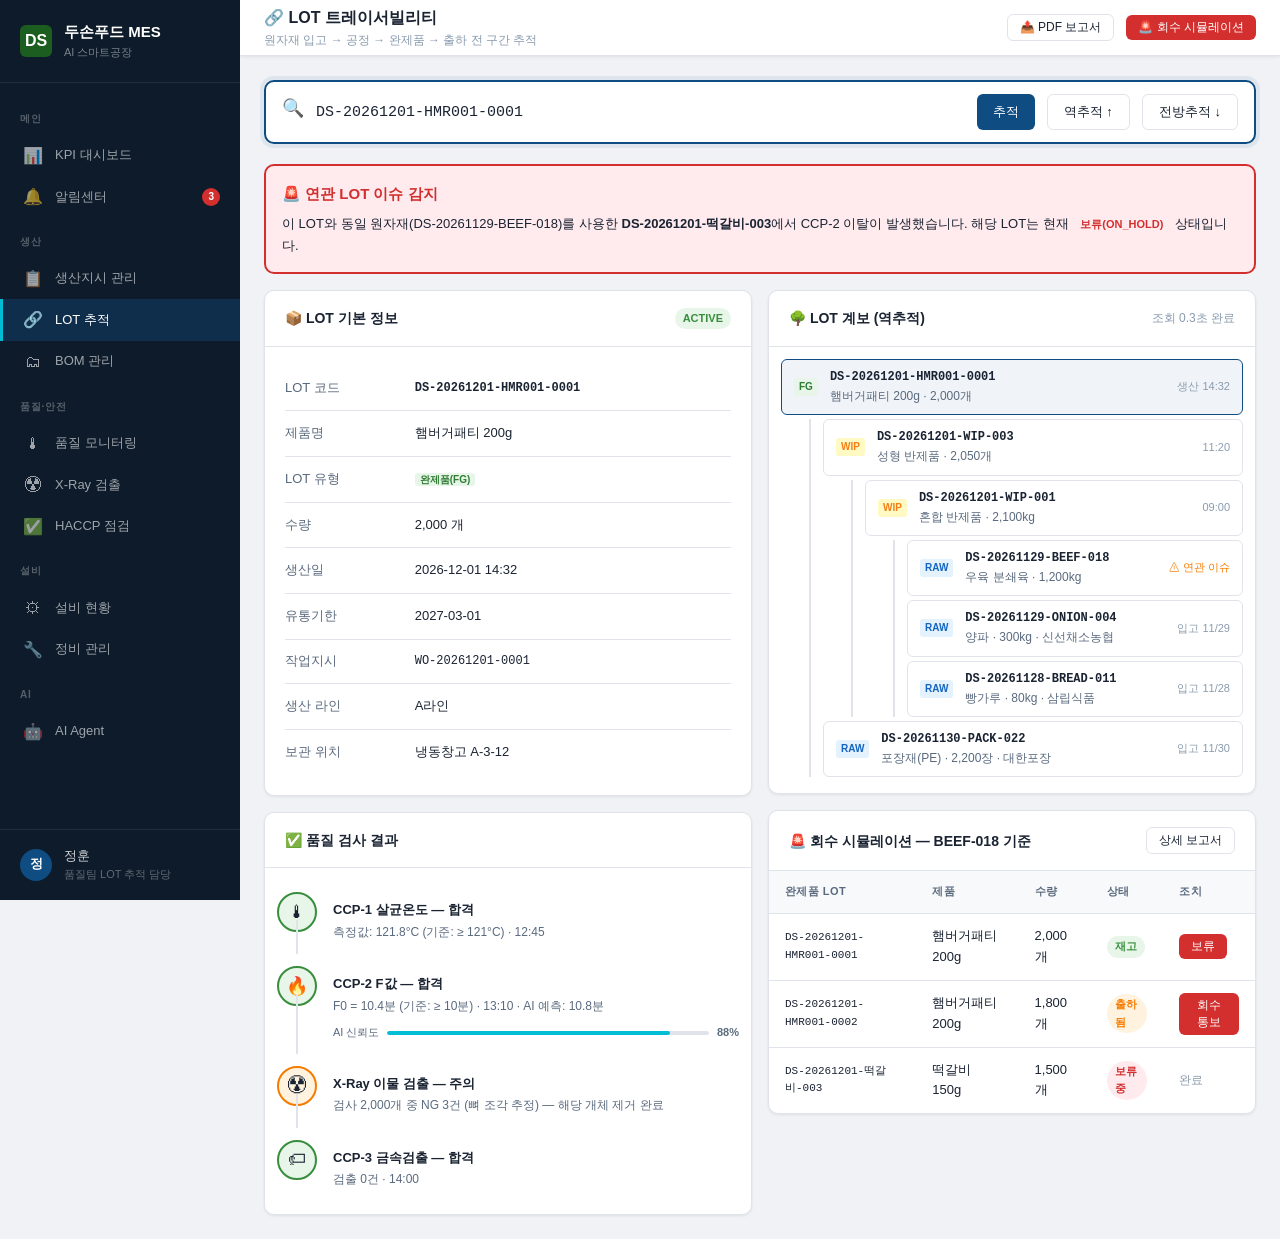
<file: mockup/pages/lot-trace.html>
<!DOCTYPE html>
<html lang="ko">
<head>
  <meta charset="UTF-8" />
  <meta name="viewport" content="width=device-width, initial-scale=1.0" />
  <title>두손푸드 AI-MES — LOT 추적</title>
  <link rel="stylesheet" href="../styles/main.css" />
  <style>
    .search-bar {
      display: flex; gap: var(--space-3);
      background: var(--color-surface);
      border: 2px solid var(--color-primary);
      border-radius: var(--radius-md);
      padding: var(--space-3) var(--space-4);
      margin-bottom: var(--space-5);
      box-shadow: 0 0 0 4px rgba(15,76,129,0.08);
    }
    .search-bar input {
      flex: 1; border: none; outline: none;
      font-size: 15px; font-family: var(--font-mono);
      color: var(--color-text);
    }
    .timeline-item {
      display: flex; gap: var(--space-4);
      padding: var(--space-3) 0;
      position: relative;
    }
    .timeline-item::before {
      content: ''; position: absolute;
      left: 19px; top: 40px; bottom: 0;
      width: 2px; background: var(--color-border);
    }
    .timeline-item:last-child::before { display: none; }
    .timeline-dot {
      width: 40px; height: 40px; border-radius: 50%;
      display: flex; align-items: center; justify-content: center;
      font-size: 18px; flex-shrink: 0;
      border: 2px solid;
    }
    .timeline-dot.pass { background: var(--color-success-bg); border-color: var(--color-success); }
    .timeline-dot.fail { background: var(--color-critical-bg); border-color: var(--color-critical); }
    .timeline-dot.warn { background: var(--color-warning-bg); border-color: var(--color-warning); }
    .timeline-content { flex: 1; padding-top: var(--space-2); }
    .timeline-label { font-weight: 600; font-size: 13px; }
    .timeline-meta { font-size: 12px; color: var(--color-text-secondary); margin-top: 2px; }

    .recall-alert {
      background: var(--color-critical-bg);
      border: 2px solid var(--color-critical);
      border-radius: var(--radius-md);
      padding: var(--space-4);
      margin-bottom: var(--space-4);
    }
    .recall-alert h3 { color: var(--color-critical); font-size: 15px; margin-bottom: var(--space-2); }

    /* LOT Tree */
    .tree-node {
      border: 1px solid var(--color-border);
      border-radius: var(--radius-sm);
      background: var(--color-surface);
      padding: var(--space-2) var(--space-3);
      margin-bottom: 4px;
      cursor: pointer;
      transition: all 0.15s;
      display: flex; align-items: center; gap: var(--space-3);
    }
    .tree-node:hover { border-color: var(--color-primary); background: rgba(15,76,129,0.03); }
    .tree-node.selected { border-color: var(--color-primary); background: rgba(15,76,129,0.06); }
    .tree-children { margin-left: 28px; border-left: 2px solid var(--color-border); padding-left: 12px; margin-top: 4px; }
    .tree-node-code { font-family: var(--font-mono); font-size: 12px; font-weight: 600; }
    .tree-node-name { font-size: 12px; color: var(--color-text-secondary); }
    .tree-node-meta { font-size: 11px; color: var(--color-text-muted); margin-left: auto; }
  </style>
</head>
<body>
<div class="app-layout">

  <!-- Sidebar -->
  <aside class="sidebar">
    <div class="sidebar-logo">
      <div class="sidebar-logo-icon">DS</div>
      <div>
        <div class="sidebar-logo-text">두손푸드 MES</div>
        <div class="sidebar-logo-sub">AI 스마트공장</div>
      </div>
    </div>
    <nav class="sidebar-nav">
      <div class="nav-section-label">메인</div>
      <a class="nav-item" href="index.html"><span class="icon">📊</span> KPI 대시보드</a>
      <a class="nav-item" href="#"><span class="icon">🔔</span> 알림센터 <span class="nav-badge">3</span></a>
      <div class="nav-section-label">생산</div>
      <a class="nav-item" href="#"><span class="icon">📋</span> 생산지시 관리</a>
      <a class="nav-item active" href="lot-trace.html"><span class="icon">🔗</span> LOT 추적</a>
      <a class="nav-item" href="#"><span class="icon">🗂</span> BOM 관리</a>
      <div class="nav-section-label">품질·안전</div>
      <a class="nav-item" href="quality.html"><span class="icon">🌡</span> 품질 모니터링</a>
      <a class="nav-item" href="#"><span class="icon">☢</span> X-Ray 검출</a>
      <a class="nav-item" href="#"><span class="icon">✅</span> HACCP 점검</a>
      <div class="nav-section-label">설비</div>
      <a class="nav-item" href="#"><span class="icon">⚙</span> 설비 현황</a>
      <a class="nav-item" href="#"><span class="icon">🔧</span> 정비 관리</a>
      <div class="nav-section-label">AI</div>
      <a class="nav-item" href="#"><span class="icon">🤖</span> AI Agent</a>
    </nav>
    <div class="sidebar-footer">
      <div class="user-info">
        <div class="user-avatar">정</div>
        <div>
          <div class="user-name">정훈</div>
          <div class="user-role">품질팀 LOT 추적 담당</div>
        </div>
      </div>
    </div>
  </aside>

  <!-- Main -->
  <div class="main-content">
    <header class="topbar">
      <div>
        <div class="topbar-title">🔗 LOT 트레이서빌리티</div>
        <div class="topbar-meta">원자재 입고 → 공정 → 완제품 → 출하 전 구간 추적</div>
      </div>
      <div class="topbar-actions">
        <button class="btn btn-outline btn-sm">📤 PDF 보고서</button>
        <button class="btn btn-danger btn-sm">🚨 회수 시뮬레이션</button>
      </div>
    </header>

    <div class="page-content">

      <!-- 검색 -->
      <div class="search-bar">
        <span style="font-size:18px;">🔍</span>
        <input type="text" value="DS-20261201-HMR001-0001" placeholder="LOT 코드, 바코드, 제품명 검색..." />
        <button class="btn btn-primary">추적</button>
        <button class="btn btn-outline">역추적 ↑</button>
        <button class="btn btn-outline">전방추적 ↓</button>
      </div>

      <!-- 회수 경보 (CCP 이탈 관련) -->
      <div class="recall-alert">
        <h3>🚨 연관 LOT 이슈 감지</h3>
        <p style="font-size:13px;">이 LOT와 동일 원자재(DS-20261129-BEEF-018)를 사용한 <strong>DS-20261201-떡갈비-003</strong>에서 CCP-2 이탈이 발생했습니다. 해당 LOT는 현재 <span class="badge critical">보류(ON_HOLD)</span> 상태입니다.</p>
      </div>

      <div class="grid" style="grid-template-columns: 1fr 1fr; gap:var(--space-4);">

        <!-- LOT 기본정보 -->
        <div style="display:flex; flex-direction:column; gap:var(--space-4);">
          <div class="card">
            <div class="card-header">
              <div class="card-title">📦 LOT 기본 정보</div>
              <span class="badge success">ACTIVE</span>
            </div>
            <div class="card-body">
              <table style="font-size:13px;">
                <tbody>
                  <tr><td style="color:var(--color-text-secondary); padding:4px 12px 4px 0; white-space:nowrap;">LOT 코드</td><td class="font-mono"><strong>DS-20261201-HMR001-0001</strong></td></tr>
                  <tr><td style="color:var(--color-text-secondary); padding:4px 12px 4px 0;">제품명</td><td>햄버거패티 200g</td></tr>
                  <tr><td style="color:var(--color-text-secondary); padding:4px 12px 4px 0;">LOT 유형</td><td><span class="lot-type-badge lot-type-fg">완제품(FG)</span></td></tr>
                  <tr><td style="color:var(--color-text-secondary); padding:4px 12px 4px 0;">수량</td><td>2,000 개</td></tr>
                  <tr><td style="color:var(--color-text-secondary); padding:4px 12px 4px 0;">생산일</td><td>2026-12-01 14:32</td></tr>
                  <tr><td style="color:var(--color-text-secondary); padding:4px 12px 4px 0;">유통기한</td><td>2027-03-01</td></tr>
                  <tr><td style="color:var(--color-text-secondary); padding:4px 12px 4px 0;">작업지시</td><td class="font-mono">WO-20261201-0001</td></tr>
                  <tr><td style="color:var(--color-text-secondary); padding:4px 12px 4px 0;">생산 라인</td><td>A라인</td></tr>
                  <tr><td style="color:var(--color-text-secondary); padding:4px 12px 4px 0;">보관 위치</td><td>냉동창고 A-3-12</td></tr>
                </tbody>
              </table>
            </div>
          </div>

          <!-- 품질 요약 -->
          <div class="card">
            <div class="card-header">
              <div class="card-title">✅ 품질 검사 결과</div>
            </div>
            <div class="card-body" style="padding: var(--space-3);">
              <div class="timeline-item">
                <div class="timeline-dot pass">🌡</div>
                <div class="timeline-content">
                  <div class="timeline-label">CCP-1 살균온도 — 합격</div>
                  <div class="timeline-meta">측정값: 121.8°C (기준: ≥ 121°C) · 12:45</div>
                </div>
              </div>
              <div class="timeline-item">
                <div class="timeline-dot pass">🔥</div>
                <div class="timeline-content">
                  <div class="timeline-label">CCP-2 F값 — 합격</div>
                  <div class="timeline-meta">F0 = 10.4분 (기준: ≥ 10분) · 13:10 · AI 예측: 10.8분</div>
                  <div class="ai-confidence mt-2">
                    <span>AI 신뢰도</span>
                    <div class="confidence-bar"><div class="confidence-fill" style="width:88%"></div></div>
                    <strong>88%</strong>
                  </div>
                </div>
              </div>
              <div class="timeline-item">
                <div class="timeline-dot warn">☢</div>
                <div class="timeline-content">
                  <div class="timeline-label">X-Ray 이물 검출 — 주의</div>
                  <div class="timeline-meta">검사 2,000개 중 NG 3건 (뼈 조각 추정) — 해당 개체 제거 완료</div>
                </div>
              </div>
              <div class="timeline-item">
                <div class="timeline-dot pass">🏷</div>
                <div class="timeline-content">
                  <div class="timeline-label">CCP-3 금속검출 — 합격</div>
                  <div class="timeline-meta">검출 0건 · 14:00</div>
                </div>
              </div>
            </div>
          </div>
        </div>

        <!-- LOT 계보 트리 -->
        <div style="display:flex; flex-direction:column; gap:var(--space-4);">
          <div class="card">
            <div class="card-header">
              <div class="card-title">🌳 LOT 계보 (역추적)</div>
              <span class="text-muted">조회 0.3초 완료</span>
            </div>
            <div class="card-body" style="padding: var(--space-3);">

              <!-- FG -->
              <div class="tree-node selected">
                <span class="lot-type-badge lot-type-fg">FG</span>
                <div>
                  <div class="tree-node-code">DS-20261201-HMR001-0001</div>
                  <div class="tree-node-name">햄버거패티 200g · 2,000개</div>
                </div>
                <div class="tree-node-meta">생산 14:32</div>
              </div>

              <div class="tree-children">
                <!-- WIP -->
                <div class="tree-node">
                  <span class="lot-type-badge lot-type-wip">WIP</span>
                  <div>
                    <div class="tree-node-code">DS-20261201-WIP-003</div>
                    <div class="tree-node-name">성형 반제품 · 2,050개</div>
                  </div>
                  <div class="tree-node-meta">11:20</div>
                </div>

                <div class="tree-children">
                  <div class="tree-node">
                    <span class="lot-type-badge lot-type-wip">WIP</span>
                    <div>
                      <div class="tree-node-code">DS-20261201-WIP-001</div>
                      <div class="tree-node-name">혼합 반제품 · 2,100kg</div>
                    </div>
                    <div class="tree-node-meta">09:00</div>
                  </div>

                  <div class="tree-children">
                    <div class="tree-node">
                      <span class="lot-type-badge lot-type-raw">RAW</span>
                      <div>
                        <div class="tree-node-code">DS-20261129-BEEF-018</div>
                        <div class="tree-node-name">우육 분쇄육 · 1,200kg</div>
                      </div>
                      <div class="tree-node-meta" style="color:var(--color-warning);">⚠ 연관 이슈</div>
                    </div>
                    <div class="tree-node">
                      <span class="lot-type-badge lot-type-raw">RAW</span>
                      <div>
                        <div class="tree-node-code">DS-20261129-ONION-004</div>
                        <div class="tree-node-name">양파 · 300kg · 신선채소농협</div>
                      </div>
                      <div class="tree-node-meta">입고 11/29</div>
                    </div>
                    <div class="tree-node">
                      <span class="lot-type-badge lot-type-raw">RAW</span>
                      <div>
                        <div class="tree-node-code">DS-20261128-BREAD-011</div>
                        <div class="tree-node-name">빵가루 · 80kg · 삼립식품</div>
                      </div>
                      <div class="tree-node-meta">입고 11/28</div>
                    </div>
                  </div>
                </div>

                <!-- 포장재 -->
                <div class="tree-node">
                  <span class="lot-type-badge lot-type-raw">RAW</span>
                  <div>
                    <div class="tree-node-code">DS-20261130-PACK-022</div>
                    <div class="tree-node-name">포장재(PE) · 2,200장 · 대한포장</div>
                  </div>
                  <div class="tree-node-meta">입고 11/30</div>
                </div>
              </div>
            </div>
          </div>

          <!-- 회수 시뮬레이션 결과 -->
          <div class="card">
            <div class="card-header">
              <div class="card-title">🚨 회수 시뮬레이션 — BEEF-018 기준</div>
              <button class="btn btn-outline btn-sm">상세 보고서</button>
            </div>
            <div class="table-wrap">
              <table>
                <thead>
                  <tr><th>완제품 LOT</th><th>제품</th><th>수량</th><th>상태</th><th>조치</th></tr>
                </thead>
                <tbody>
                  <tr>
                    <td class="font-mono" style="font-size:11px;">DS-20261201-HMR001-0001</td>
                    <td>햄버거패티 200g</td>
                    <td>2,000개</td>
                    <td><span class="badge success">재고</span></td>
                    <td><button class="btn btn-danger btn-sm">보류</button></td>
                  </tr>
                  <tr>
                    <td class="font-mono" style="font-size:11px;">DS-20261201-HMR001-0002</td>
                    <td>햄버거패티 200g</td>
                    <td>1,800개</td>
                    <td><span class="badge warning">출하됨</span></td>
                    <td><button class="btn btn-danger btn-sm">회수 통보</button></td>
                  </tr>
                  <tr>
                    <td class="font-mono" style="font-size:11px;">DS-20261201-떡갈비-003</td>
                    <td>떡갈비 150g</td>
                    <td>1,500개</td>
                    <td><span class="badge critical">보류중</span></td>
                    <td><span class="text-muted">완료</span></td>
                  </tr>
                </tbody>
              </table>
            </div>
          </div>
        </div>
      </div>
    </div>
  </div>
</div>
</body>
</html>
</file>
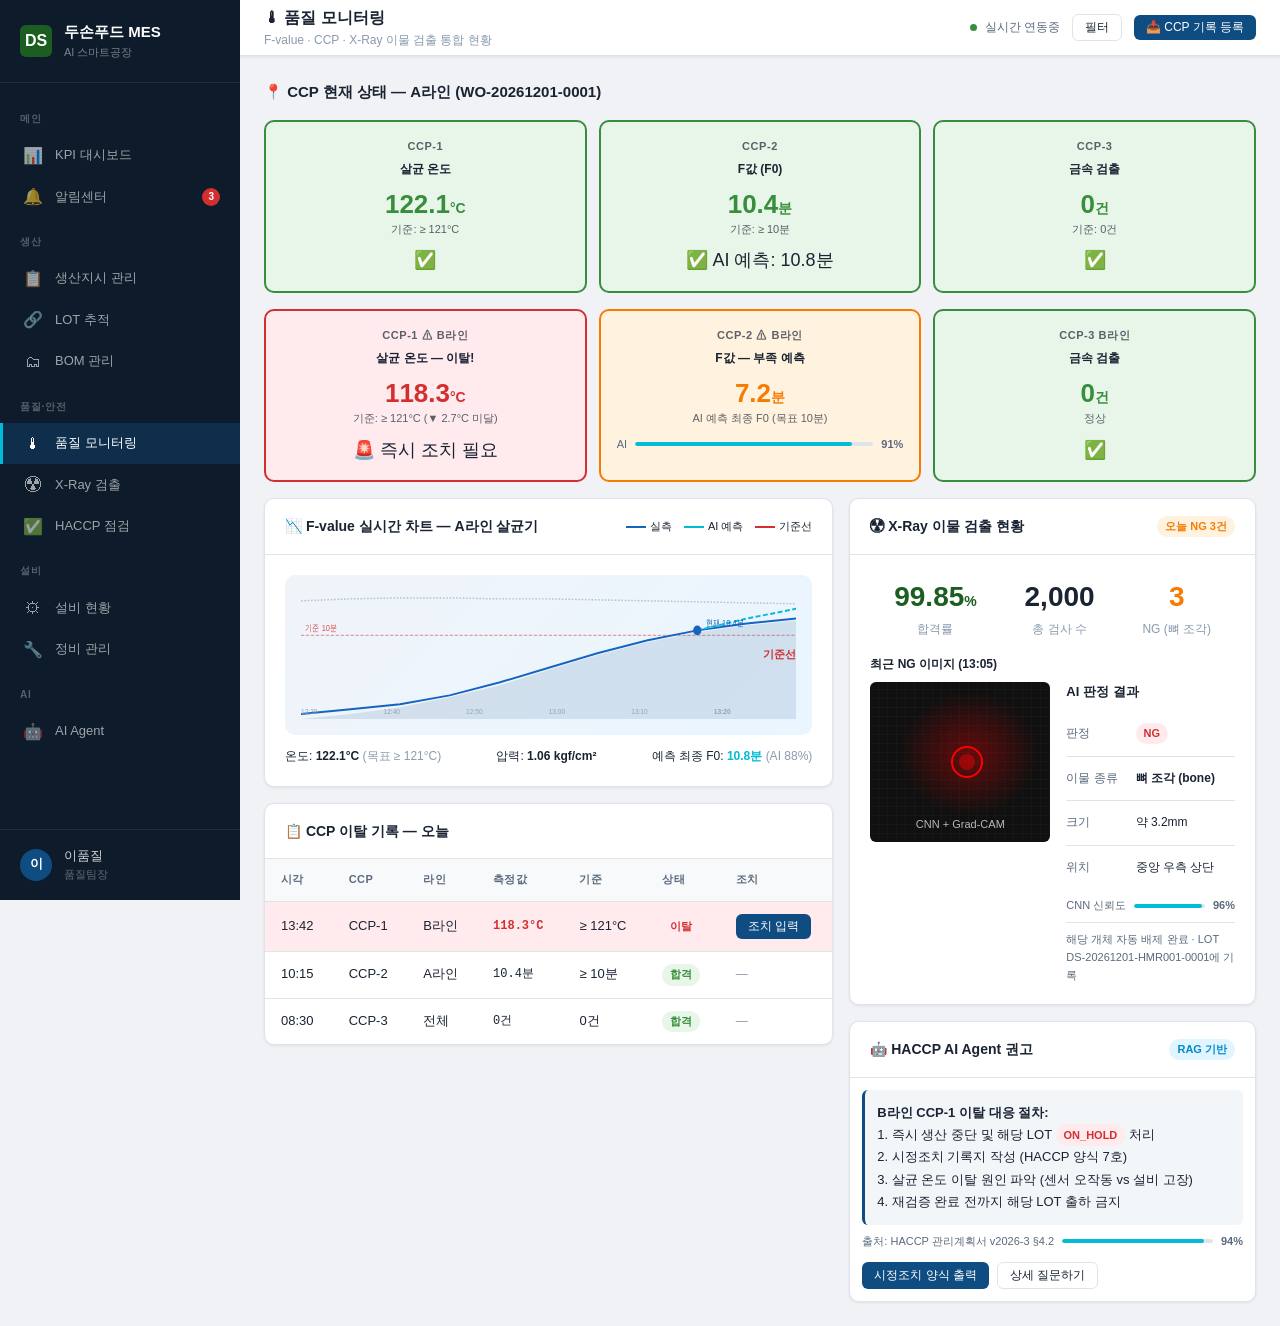
<file: mockup/pages/quality.html>
<!DOCTYPE html>
<html lang="ko">
<head>
  <meta charset="UTF-8" />
  <meta name="viewport" content="width=device-width, initial-scale=1.0" />
  <title>두손푸드 AI-MES — 품질 모니터링</title>
  <link rel="stylesheet" href="../styles/main.css" />
  <style>
    /* F-value real-time chart */
    .fv-chart-wrap {
      background: linear-gradient(135deg, #F0F4F9 0%, #EAF5FF 100%);
      border-radius: var(--radius-md);
      padding: var(--space-4);
      position: relative; height: 160px;
    }
    .fv-svg { width: 100%; height: 100%; }
    .fv-threshold-label {
      position: absolute; right: var(--space-4); top: 50%;
      font-size: 11px; color: var(--color-critical);
      font-weight: 600; transform: translateY(-50%);
    }

    /* CCP status grid */
    .ccp-grid { display: grid; grid-template-columns: repeat(3, 1fr); gap: var(--space-3); }
    .ccp-card {
      border-radius: var(--radius-md); padding: var(--space-4);
      border: 2px solid; text-align: center;
    }
    .ccp-card.pass { border-color: var(--color-success); background: var(--color-success-bg); }
    .ccp-card.fail { border-color: var(--color-critical); background: var(--color-critical-bg); }
    .ccp-card.warn { border-color: var(--color-warning); background: var(--color-warning-bg); }
    .ccp-code { font-size: 11px; font-weight: 700; letter-spacing: 0.05em; opacity: 0.7; margin-bottom: 4px; }
    .ccp-name { font-size: 12px; font-weight: 600; margin-bottom: var(--space-3); }
    .ccp-value { font-size: 26px; font-weight: 800; line-height: 1; }
    .ccp-limit { font-size: 11px; opacity: 0.7; margin-top: 4px; }
    .ccp-status { font-size: 18px; margin-top: var(--space-2); }

    /* X-Ray panel */
    .xray-panel {
      display: flex; gap: var(--space-4);
      align-items: flex-start;
    }
    .xray-image {
      width: 180px; height: 160px;
      background: #111;
      border-radius: var(--radius-sm);
      display: flex; align-items: center; justify-content: center;
      flex-shrink: 0; position: relative;
      overflow: hidden;
    }
    .xray-image-label {
      position: absolute; bottom: var(--space-2); left: 0; right: 0;
      text-align: center; color: rgba(255,255,255,0.7); font-size: 11px;
    }
    .ng-marker {
      position: absolute; width: 32px; height: 32px;
      border: 2px solid red; border-radius: 50%;
      top: 40%; left: 45%;
      display: flex; align-items: center; justify-content: center;
    }
    .ng-marker::after {
      content: ''; width: 16px; height: 16px; border-radius: 50%;
      background: rgba(255,0,0,0.4);
    }
    /* Grad-CAM heatmap effect */
    .xray-heatmap {
      position: absolute; inset: 0;
      background: radial-gradient(ellipse at 55% 45%, rgba(255,0,0,0.35) 0%, transparent 50%);
    }
    .xray-base {
      width: 100%; height: 100%; opacity: 0.8;
      background: repeating-linear-gradient(
        0deg, transparent, transparent 8px,
        rgba(255,255,255,0.03) 8px, rgba(255,255,255,0.03) 9px
      ),
      repeating-linear-gradient(
        90deg, transparent, transparent 8px,
        rgba(255,255,255,0.03) 8px, rgba(255,255,255,0.03) 9px
      );
    }
  </style>
</head>
<body>
<div class="app-layout">

  <aside class="sidebar">
    <div class="sidebar-logo">
      <div class="sidebar-logo-icon">DS</div>
      <div>
        <div class="sidebar-logo-text">두손푸드 MES</div>
        <div class="sidebar-logo-sub">AI 스마트공장</div>
      </div>
    </div>
    <nav class="sidebar-nav">
      <div class="nav-section-label">메인</div>
      <a class="nav-item" href="index.html"><span class="icon">📊</span> KPI 대시보드</a>
      <a class="nav-item" href="#"><span class="icon">🔔</span> 알림센터 <span class="nav-badge">3</span></a>
      <div class="nav-section-label">생산</div>
      <a class="nav-item" href="#"><span class="icon">📋</span> 생산지시 관리</a>
      <a class="nav-item" href="lot-trace.html"><span class="icon">🔗</span> LOT 추적</a>
      <a class="nav-item" href="#"><span class="icon">🗂</span> BOM 관리</a>
      <div class="nav-section-label">품질·안전</div>
      <a class="nav-item active" href="quality.html"><span class="icon">🌡</span> 품질 모니터링</a>
      <a class="nav-item" href="#"><span class="icon">☢</span> X-Ray 검출</a>
      <a class="nav-item" href="#"><span class="icon">✅</span> HACCP 점검</a>
      <div class="nav-section-label">설비</div>
      <a class="nav-item" href="#"><span class="icon">⚙</span> 설비 현황</a>
      <a class="nav-item" href="#"><span class="icon">🔧</span> 정비 관리</a>
      <div class="nav-section-label">AI</div>
      <a class="nav-item" href="#"><span class="icon">🤖</span> AI Agent</a>
    </nav>
    <div class="sidebar-footer">
      <div class="user-info">
        <div class="user-avatar">이</div>
        <div>
          <div class="user-name">이품질</div>
          <div class="user-role">품질팀장</div>
        </div>
      </div>
    </div>
  </aside>

  <div class="main-content">
    <header class="topbar">
      <div>
        <div class="topbar-title">🌡 품질 모니터링</div>
        <div class="topbar-meta">F-value · CCP · X-Ray 이물 검출 통합 현황</div>
      </div>
      <div class="topbar-actions">
        <div style="display:flex; gap:var(--space-2); align-items:center; font-size:12px; color:var(--color-text-secondary);">
          <span class="status-dot running"></span> 실시간 연동중
        </div>
        <button class="btn btn-outline btn-sm">필터</button>
        <button class="btn btn-primary btn-sm">📥 CCP 기록 등록</button>
      </div>
    </header>

    <div class="page-content">

      <!-- CCP 현황 카드 -->
      <div class="section-title">📍 CCP 현재 상태 — A라인 (WO-20261201-0001)</div>
      <div class="ccp-grid mb-4">
        <div class="ccp-card pass">
          <div class="ccp-code">CCP-1</div>
          <div class="ccp-name">살균 온도</div>
          <div class="ccp-value" style="color:var(--color-success);">122.1<span style="font-size:14px;">°C</span></div>
          <div class="ccp-limit">기준: ≥ 121°C</div>
          <div class="ccp-status">✅</div>
        </div>
        <div class="ccp-card pass">
          <div class="ccp-code">CCP-2</div>
          <div class="ccp-name">F값 (F0)</div>
          <div class="ccp-value" style="color:var(--color-success);">10.4<span style="font-size:14px;">분</span></div>
          <div class="ccp-limit">기준: ≥ 10분</div>
          <div class="ccp-status">✅ AI 예측: 10.8분</div>
        </div>
        <div class="ccp-card pass">
          <div class="ccp-code">CCP-3</div>
          <div class="ccp-name">금속 검출</div>
          <div class="ccp-value" style="color:var(--color-success);">0<span style="font-size:14px;">건</span></div>
          <div class="ccp-limit">기준: 0건</div>
          <div class="ccp-status">✅</div>
        </div>
      </div>

      <!-- B라인 CCP 이탈 -->
      <div class="ccp-grid mb-4">
        <div class="ccp-card fail">
          <div class="ccp-code">CCP-1 ⚠ B라인</div>
          <div class="ccp-name">살균 온도 — 이탈!</div>
          <div class="ccp-value" style="color:var(--color-critical);">118.3<span style="font-size:14px;">°C</span></div>
          <div class="ccp-limit">기준: ≥ 121°C (▼ 2.7°C 미달)</div>
          <div class="ccp-status">🚨 즉시 조치 필요</div>
        </div>
        <div class="ccp-card warn">
          <div class="ccp-code">CCP-2 ⚠ B라인</div>
          <div class="ccp-name">F값 — 부족 예측</div>
          <div class="ccp-value" style="color:var(--color-warning);">7.2<span style="font-size:14px;">분</span></div>
          <div class="ccp-limit">AI 예측 최종 F0 (목표 10분)</div>
          <div class="ccp-status" style="font-size:12px;">
            <div class="ai-confidence" style="justify-content:center;">
              <span>AI</span>
              <div class="confidence-bar" style="width:50px;"><div class="confidence-fill" style="width:91%;"></div></div>
              <strong>91%</strong>
            </div>
          </div>
        </div>
        <div class="ccp-card pass">
          <div class="ccp-code">CCP-3 B라인</div>
          <div class="ccp-name">금속 검출</div>
          <div class="ccp-value" style="color:var(--color-success);">0<span style="font-size:14px;">건</span></div>
          <div class="ccp-limit">정상</div>
          <div class="ccp-status">✅</div>
        </div>
      </div>

      <div class="grid" style="grid-template-columns: 1.4fr 1fr; gap:var(--space-4);">
        <!-- Left: F-value 차트 -->
        <div style="display:flex; flex-direction:column; gap:var(--space-4);">

          <div class="card">
            <div class="card-header">
              <div class="card-title">📉 F-value 실시간 차트 — A라인 살균기</div>
              <div style="display:flex; gap:var(--space-3); font-size:11px; align-items:center;">
                <span style="display:flex; align-items:center; gap:4px;"><span style="width:20px; height:2px; background:var(--color-primary-light); display:inline-block;"></span>실측</span>
                <span style="display:flex; align-items:center; gap:4px;"><span style="width:20px; height:2px; background:var(--color-accent); display:inline-block; border-top: 2px dashed var(--color-accent);"></span>AI 예측</span>
                <span style="display:flex; align-items:center; gap:4px;"><span style="width:20px; height:2px; background:var(--color-critical); display:inline-block;"></span>기준선</span>
              </div>
            </div>
            <div class="card-body">
              <div class="fv-chart-wrap">
                <svg class="fv-svg" viewBox="0 0 600 130" preserveAspectRatio="none">
                  <!-- 기준선 (F0 = 10분) -->
                  <line x1="0" y1="45" x2="600" y2="45" stroke="#D32F2F" stroke-width="1" stroke-dasharray="4 2" opacity="0.6"/>
                  <text x="5" y="41" font-size="9" fill="#D32F2F" opacity="0.8">기준 10분</text>

                  <!-- 실측 누적 F-value 곡선 -->
                  <path class="chart-area"
                    d="M 0 130 L 60 125 L 120 118 L 180 108 L 240 96 L 300 80 L 360 65 L 420 52 L 480 42 L 540 35 L 600 30 L 600 130 Z"
                    fill="rgba(15,76,129,0.12)"/>
                  <path class="chart-line"
                    d="M 0 125 L 60 120 L 120 115 L 180 106 L 240 93 L 300 78 L 360 63 L 420 50 L 480 40 L 540 33 L 600 28"
                    stroke="var(--color-primary-light)" stroke-width="2" fill="none"/>

                  <!-- AI 예측 점선 (이후 구간) -->
                  <path class="chart-line-ai"
                    d="M 480 40 L 540 28 L 600 18"
                    stroke="var(--color-accent)" stroke-width="2" fill="none" stroke-dasharray="6 3"/>

                  <!-- 현재 시점 마커 -->
                  <circle cx="480" cy="40" r="5" fill="var(--color-primary-light)"/>
                  <text x="490" y="36" font-size="9" fill="var(--color-primary-light)">현재 10.4분</text>

                  <!-- 온도 곡선 (회색) -->
                  <path
                    d="M 0 10 L 60 8 L 120 7 L 180 7 L 240 8 L 300 8 L 360 9 L 420 10 L 480 11 L 540 12 L 600 13"
                    stroke="#90A4AE" stroke-width="1.5" fill="none" opacity="0.6" stroke-dasharray="2 2"/>

                  <!-- X축 레이블 -->
                  <text x="0"   y="125" font-size="8" fill="#90A4AE">12:30</text>
                  <text x="100" y="125" font-size="8" fill="#90A4AE">12:40</text>
                  <text x="200" y="125" font-size="8" fill="#90A4AE">12:50</text>
                  <text x="300" y="125" font-size="8" fill="#90A4AE">13:00</text>
                  <text x="400" y="125" font-size="8" fill="#90A4AE">13:10</text>
                  <text x="500" y="125" font-size="8" fill="#90A4AE" font-weight="600">13:20</text>
                </svg>
                <div class="fv-threshold-label">기준선</div>
              </div>
              <div style="display:flex; justify-content:space-between; margin-top:var(--space-3); font-size:12px;">
                <div>온도: <strong>122.1°C</strong> <span class="text-muted">(목표 ≥ 121°C)</span></div>
                <div>압력: <strong>1.06 kgf/cm²</strong></div>
                <div>예측 최종 F0: <strong style="color:var(--color-accent);">10.8분</strong> <span class="text-muted">(AI 88%)</span></div>
              </div>
            </div>
          </div>

          <!-- CCP 기록 이력 -->
          <div class="card">
            <div class="card-header">
              <div class="card-title">📋 CCP 이탈 기록 — 오늘</div>
            </div>
            <div class="table-wrap">
              <table>
                <thead>
                  <tr><th>시각</th><th>CCP</th><th>라인</th><th>측정값</th><th>기준</th><th>상태</th><th>조치</th></tr>
                </thead>
                <tbody>
                  <tr style="background:var(--color-critical-bg);">
                    <td>13:42</td>
                    <td>CCP-1</td>
                    <td>B라인</td>
                    <td class="font-mono" style="color:var(--color-critical);"><strong>118.3°C</strong></td>
                    <td>≥ 121°C</td>
                    <td><span class="badge critical">이탈</span></td>
                    <td><button class="btn btn-primary btn-sm">조치 입력</button></td>
                  </tr>
                  <tr>
                    <td>10:15</td>
                    <td>CCP-2</td>
                    <td>A라인</td>
                    <td class="font-mono">10.4분</td>
                    <td>≥ 10분</td>
                    <td><span class="badge success">합격</span></td>
                    <td class="text-muted">—</td>
                  </tr>
                  <tr>
                    <td>08:30</td>
                    <td>CCP-3</td>
                    <td>전체</td>
                    <td class="font-mono">0건</td>
                    <td>0건</td>
                    <td><span class="badge success">합격</span></td>
                    <td class="text-muted">—</td>
                  </tr>
                </tbody>
              </table>
            </div>
          </div>
        </div>

        <!-- Right: X-Ray + AI -->
        <div style="display:flex; flex-direction:column; gap:var(--space-4);">

          <!-- X-Ray 이물 검출 -->
          <div class="card">
            <div class="card-header">
              <div class="card-title">☢ X-Ray 이물 검출 현황</div>
              <span class="badge warning">오늘 NG 3건</span>
            </div>
            <div class="card-body">
              <div style="display:flex; justify-content:space-around; margin-bottom:var(--space-4);">
                <div style="text-align:center;">
                  <div style="font-size:28px; font-weight:800; color:var(--color-secondary);">99.85<span style="font-size:14px;">%</span></div>
                  <div class="text-muted">합격률</div>
                </div>
                <div style="text-align:center;">
                  <div style="font-size:28px; font-weight:800;">2,000</div>
                  <div class="text-muted">총 검사 수</div>
                </div>
                <div style="text-align:center;">
                  <div style="font-size:28px; font-weight:800; color:var(--color-warning);">3</div>
                  <div class="text-muted">NG (뼈 조각)</div>
                </div>
              </div>

              <!-- X-Ray 이미지 시뮬레이션 -->
              <div style="font-size:12px; font-weight:600; margin-bottom:var(--space-2);">최근 NG 이미지 (13:05)</div>
              <div class="xray-panel">
                <div class="xray-image">
                  <div class="xray-base"></div>
                  <div class="xray-heatmap"></div>
                  <div class="ng-marker"></div>
                  <div class="xray-image-label">CNN + Grad-CAM</div>
                </div>
                <div style="flex:1;">
                  <div style="font-size:13px; font-weight:600; margin-bottom:var(--space-2);">AI 판정 결과</div>
                  <table style="font-size:12px; width:100%;">
                    <tr><td style="color:var(--color-text-secondary); padding: 3px 0;">판정</td><td><span class="badge critical">NG</span></td></tr>
                    <tr><td style="color:var(--color-text-secondary); padding: 3px 0;">이물 종류</td><td><strong>뼈 조각 (bone)</strong></td></tr>
                    <tr><td style="color:var(--color-text-secondary); padding: 3px 0;">크기</td><td>약 3.2mm</td></tr>
                    <tr><td style="color:var(--color-text-secondary); padding: 3px 0;">위치</td><td>중앙 우측 상단</td></tr>
                  </table>
                  <div class="ai-confidence mt-2">
                    <span style="font-size:11px;">CNN 신뢰도</span>
                    <div class="confidence-bar"><div class="confidence-fill" style="width:96%;"></div></div>
                    <strong>96%</strong>
                  </div>
                  <div class="divider" style="margin: var(--space-2) 0;"></div>
                  <div style="font-size:11px; color:var(--color-text-secondary);">해당 개체 자동 배제 완료 · LOT DS-20261201-HMR001-0001에 기록</div>
                </div>
              </div>
            </div>
          </div>

          <!-- HACCP AI Agent -->
          <div class="card">
            <div class="card-header">
              <div class="card-title">🤖 HACCP AI Agent 권고</div>
              <span class="badge info">RAG 기반</span>
            </div>
            <div class="card-body" style="padding:var(--space-3);">
              <div style="background: rgba(15,76,129,0.05); border-radius:var(--radius-sm); padding:var(--space-3); font-size:13px; line-height:1.7; border-left:3px solid var(--color-primary);">
                <strong>B라인 CCP-1 이탈 대응 절차:</strong><br>
                1. 즉시 생산 중단 및 해당 LOT <span class="badge critical">ON_HOLD</span> 처리<br>
                2. 시정조치 기록지 작성 (HACCP 양식 7호)<br>
                3. 살균 온도 이탈 원인 파악 (센서 오작동 vs 설비 고장)<br>
                4. 재검증 완료 전까지 해당 LOT 출하 금지
              </div>
              <div class="ai-confidence mt-2">
                <span style="font-size:11px;">출처: HACCP 관리계획서 v2026-3 §4.2</span>
                <div class="confidence-bar"><div class="confidence-fill" style="width:94%;"></div></div>
                <strong>94%</strong>
              </div>
              <div style="margin-top:var(--space-3); display:flex; gap:var(--space-2);">
                <button class="btn btn-primary btn-sm">시정조치 양식 출력</button>
                <button class="btn btn-outline btn-sm">상세 질문하기</button>
              </div>
            </div>
          </div>

        </div>
      </div>
    </div>
  </div>
</div>
</body>
</html>
</file>
<file: mockup/styles/main.css>
/* ========================================
   두손푸드 AI-MES Design Tokens
   ======================================== */
:root {
  /* Brand Colors */
  --color-primary: #0F4C81;        /* 공업 블루 */
  --color-primary-light: #1565C0;
  --color-primary-dark: #0A3360;
  --color-secondary: #1B5E20;      /* 두손 그린 */
  --color-secondary-light: #2E7D32;
  --color-accent: #00BCD4;         /* 청록 (AI/데이터) */

  /* Severity */
  --color-critical: #D32F2F;
  --color-critical-bg: #FFEBEE;
  --color-warning: #F57C00;
  --color-warning-bg: #FFF3E0;
  --color-info: #0288D1;
  --color-info-bg: #E1F5FE;
  --color-success: #388E3C;
  --color-success-bg: #E8F5E9;

  /* Neutrals */
  --color-bg: #F0F2F5;
  --color-surface: #FFFFFF;
  --color-surface-2: #F8F9FA;
  --color-border: #E0E4EA;
  --color-text: #1A2332;
  --color-text-secondary: #5A6A7E;
  --color-text-muted: #8A9BAE;

  /* Sidebar */
  --sidebar-bg: #0D1B2A;
  --sidebar-width: 240px;

  /* Typography */
  --font-sans: 'Pretendard', 'Noto Sans KR', -apple-system, sans-serif;
  --font-mono: 'JetBrains Mono', 'Fira Code', monospace;

  /* Spacing */
  --space-1: 4px; --space-2: 8px; --space-3: 12px;
  --space-4: 16px; --space-5: 20px; --space-6: 24px;
  --space-8: 32px; --space-10: 40px;

  /* Border Radius */
  --radius-sm: 6px;
  --radius-md: 10px;
  --radius-lg: 16px;
  --radius-xl: 24px;

  /* Shadow */
  --shadow-sm: 0 1px 3px rgba(0,0,0,0.08);
  --shadow-md: 0 4px 12px rgba(0,0,0,0.10);
  --shadow-lg: 0 8px 24px rgba(0,0,0,0.12);
}

/* ========================================
   Reset & Base
   ======================================== */
*, *::before, *::after { box-sizing: border-box; margin: 0; padding: 0; }
html { font-size: 14px; }
body {
  font-family: var(--font-sans);
  background: var(--color-bg);
  color: var(--color-text);
  line-height: 1.6;
  min-height: 100vh;
  display: flex;
}

/* ========================================
   Layout
   ======================================== */
.app-layout { display: flex; width: 100%; min-height: 100vh; }

/* Sidebar */
.sidebar {
  width: var(--sidebar-width);
  background: var(--sidebar-bg);
  position: fixed; top: 0; left: 0;
  height: 100vh;
  display: flex; flex-direction: column;
  z-index: 100;
  overflow: hidden;
}
.sidebar-logo {
  padding: var(--space-5) var(--space-5);
  border-bottom: 1px solid rgba(255,255,255,0.08);
  display: flex; align-items: center; gap: var(--space-3);
}
.sidebar-logo-icon {
  width: 32px; height: 32px; border-radius: var(--radius-sm);
  background: var(--color-secondary);
  display: flex; align-items: center; justify-content: center;
  font-size: 16px; font-weight: 700; color: #fff;
}
.sidebar-logo-text { color: #fff; font-size: 15px; font-weight: 600; }
.sidebar-logo-sub { color: rgba(255,255,255,0.45); font-size: 11px; }

.sidebar-nav { flex: 1; overflow-y: auto; padding: var(--space-3) 0; }
.nav-section-label {
  color: rgba(255,255,255,0.3);
  font-size: 10px; font-weight: 600;
  letter-spacing: 0.08em; text-transform: uppercase;
  padding: var(--space-4) var(--space-5) var(--space-2);
}
.nav-item {
  display: flex; align-items: center; gap: var(--space-3);
  padding: var(--space-2) var(--space-5);
  color: rgba(255,255,255,0.6);
  text-decoration: none; font-size: 13px;
  border-radius: 0; cursor: pointer;
  transition: all 0.15s;
  border-left: 3px solid transparent;
}
.nav-item:hover { color: #fff; background: rgba(255,255,255,0.06); }
.nav-item.active {
  color: #fff; background: rgba(15,76,129,0.4);
  border-left-color: var(--color-accent);
}
.nav-item .icon { font-size: 16px; width: 20px; text-align: center; }
.nav-badge {
  margin-left: auto;
  background: var(--color-critical);
  color: #fff; font-size: 10px; font-weight: 700;
  padding: 1px 6px; border-radius: 10px;
}

.sidebar-footer {
  padding: var(--space-4) var(--space-5);
  border-top: 1px solid rgba(255,255,255,0.08);
}
.user-info { display: flex; align-items: center; gap: var(--space-3); }
.user-avatar {
  width: 32px; height: 32px; border-radius: 50%;
  background: var(--color-primary);
  display: flex; align-items: center; justify-content: center;
  color: #fff; font-size: 13px; font-weight: 600;
}
.user-name { color: rgba(255,255,255,0.8); font-size: 13px; font-weight: 500; }
.user-role { color: rgba(255,255,255,0.35); font-size: 11px; }

/* Main Content */
.main-content {
  flex: 1;
  margin-left: var(--sidebar-width);
  display: flex; flex-direction: column;
  min-height: 100vh;
}

/* Top Bar */
.topbar {
  background: var(--color-surface);
  border-bottom: 1px solid var(--color-border);
  padding: 0 var(--space-6);
  height: 56px;
  display: flex; align-items: center; justify-content: space-between;
  position: sticky; top: 0; z-index: 50;
  box-shadow: var(--shadow-sm);
}
.topbar-title { font-size: 16px; font-weight: 600; color: var(--color-text); }
.topbar-meta { font-size: 12px; color: var(--color-text-muted); margin-top: 1px; }
.topbar-actions { display: flex; align-items: center; gap: var(--space-3); }

/* Page Content */
.page-content { padding: var(--space-6); flex: 1; }

/* ========================================
   Cards
   ======================================== */
.card {
  background: var(--color-surface);
  border-radius: var(--radius-md);
  border: 1px solid var(--color-border);
  box-shadow: var(--shadow-sm);
}
.card-header {
  padding: var(--space-4) var(--space-5);
  border-bottom: 1px solid var(--color-border);
  display: flex; align-items: center; justify-content: space-between;
}
.card-title { font-size: 14px; font-weight: 600; color: var(--color-text); }
.card-body { padding: var(--space-5); }

/* KPI Card */
.kpi-card {
  background: var(--color-surface);
  border-radius: var(--radius-md);
  border: 1px solid var(--color-border);
  padding: var(--space-5);
  box-shadow: var(--shadow-sm);
  position: relative; overflow: hidden;
}
.kpi-card::before {
  content: ''; position: absolute;
  top: 0; left: 0; right: 0; height: 3px;
}
.kpi-card.green::before { background: var(--color-secondary); }
.kpi-card.blue::before { background: var(--color-primary-light); }
.kpi-card.orange::before { background: var(--color-warning); }
.kpi-card.red::before { background: var(--color-critical); }
.kpi-card.cyan::before { background: var(--color-accent); }

.kpi-label { font-size: 12px; color: var(--color-text-secondary); font-weight: 500; margin-bottom: var(--space-2); }
.kpi-value { font-size: 28px; font-weight: 700; color: var(--color-text); line-height: 1; }
.kpi-unit { font-size: 14px; font-weight: 400; color: var(--color-text-secondary); margin-left: 2px; }
.kpi-delta {
  display: inline-flex; align-items: center; gap: 3px;
  font-size: 12px; font-weight: 500; margin-top: var(--space-2);
}
.kpi-delta.up { color: var(--color-success); }
.kpi-delta.down { color: var(--color-critical); }
.kpi-icon {
  position: absolute; right: var(--space-4); top: var(--space-4);
  font-size: 28px; opacity: 0.12;
}

/* ========================================
   Badges & Status
   ======================================== */
.badge {
  display: inline-flex; align-items: center; gap: 4px;
  padding: 2px 8px; border-radius: 20px;
  font-size: 11px; font-weight: 600;
}
.badge.critical { background: var(--color-critical-bg); color: var(--color-critical); }
.badge.warning  { background: var(--color-warning-bg);  color: var(--color-warning); }
.badge.info     { background: var(--color-info-bg);     color: var(--color-info); }
.badge.success  { background: var(--color-success-bg);  color: var(--color-success); }
.badge.neutral  { background: var(--color-surface-2);   color: var(--color-text-secondary); }

.status-dot {
  width: 7px; height: 7px; border-radius: 50%;
  display: inline-block;
}
.status-dot.running { background: var(--color-success); animation: pulse 2s infinite; }
.status-dot.fault   { background: var(--color-critical); }
.status-dot.idle    { background: var(--color-text-muted); }
.status-dot.maintenance { background: var(--color-warning); }

@keyframes pulse {
  0%, 100% { opacity: 1; }
  50% { opacity: 0.4; }
}

/* ========================================
   Tables
   ======================================== */
.table-wrap { overflow-x: auto; }
table { width: 100%; border-collapse: collapse; font-size: 13px; }
thead th {
  background: var(--color-surface-2);
  padding: var(--space-3) var(--space-4);
  text-align: left; font-size: 11px; font-weight: 600;
  color: var(--color-text-secondary);
  letter-spacing: 0.04em; text-transform: uppercase;
  border-bottom: 1px solid var(--color-border);
}
tbody td {
  padding: var(--space-3) var(--space-4);
  border-bottom: 1px solid var(--color-border);
  color: var(--color-text);
}
tbody tr:last-child td { border-bottom: none; }
tbody tr:hover { background: var(--color-surface-2); }
.font-mono { font-family: var(--font-mono); font-size: 12px; }

/* ========================================
   Alerts / Notifications
   ======================================== */
.alert-item {
  display: flex; align-items: flex-start; gap: var(--space-3);
  padding: var(--space-3) var(--space-4);
  border-radius: var(--radius-sm);
  margin-bottom: var(--space-2);
  border-left: 3px solid;
}
.alert-item.critical { background: var(--color-critical-bg); border-color: var(--color-critical); }
.alert-item.warning  { background: var(--color-warning-bg);  border-color: var(--color-warning); }
.alert-item.info     { background: var(--color-info-bg);     border-color: var(--color-info); }
.alert-icon { font-size: 16px; margin-top: 1px; flex-shrink: 0; }
.alert-title { font-size: 13px; font-weight: 600; }
.alert-body  { font-size: 12px; color: var(--color-text-secondary); margin-top: 2px; }
.alert-time  { font-size: 11px; color: var(--color-text-muted); margin-top: 3px; }

/* ========================================
   Buttons
   ======================================== */
.btn {
  display: inline-flex; align-items: center; gap: var(--space-2);
  padding: var(--space-2) var(--space-4);
  border-radius: var(--radius-sm);
  font-size: 13px; font-weight: 500;
  border: none; cursor: pointer;
  transition: all 0.15s;
}
.btn-primary { background: var(--color-primary); color: #fff; }
.btn-primary:hover { background: var(--color-primary-light); }
.btn-outline { background: transparent; border: 1px solid var(--color-border); color: var(--color-text); }
.btn-outline:hover { background: var(--color-surface-2); }
.btn-danger { background: var(--color-critical); color: #fff; }
.btn-sm { padding: var(--space-1) var(--space-3); font-size: 12px; }
.btn-icon { padding: var(--space-2); }

/* ========================================
   Grid
   ======================================== */
.grid { display: grid; gap: var(--space-4); }
.grid-4 { grid-template-columns: repeat(4, 1fr); }
.grid-3 { grid-template-columns: repeat(3, 1fr); }
.grid-2 { grid-template-columns: repeat(2, 1fr); }
.grid-2-1 { grid-template-columns: 2fr 1fr; }
.grid-3-1 { grid-template-columns: 3fr 1fr; }

/* ========================================
   Charts (CSS-based)
   ======================================== */
.mini-chart { display: flex; align-items: flex-end; gap: 3px; height: 40px; }
.mini-bar {
  flex: 1; background: var(--color-primary-light);
  border-radius: 2px 2px 0 0; opacity: 0.7;
  transition: opacity 0.2s;
}
.mini-bar:hover { opacity: 1; }
.mini-bar.highlight { background: var(--color-accent); opacity: 1; }

.progress-bar {
  height: 8px; background: var(--color-border);
  border-radius: 4px; overflow: hidden;
}
.progress-fill {
  height: 100%; border-radius: 4px;
  background: var(--color-primary-light);
  transition: width 0.5s;
}
.progress-fill.green { background: var(--color-secondary); }
.progress-fill.orange { background: var(--color-warning); }
.progress-fill.red { background: var(--color-critical); }

/* F-value chart line (decorative) */
.fvalue-chart {
  width: 100%; height: 80px;
  background: linear-gradient(135deg, rgba(15,76,129,0.05) 0%, rgba(0,188,212,0.05) 100%);
  border-radius: var(--radius-sm);
  position: relative; overflow: hidden;
}
.fvalue-chart svg { width: 100%; height: 100%; }

/* ========================================
   LOT Tree
   ======================================== */
.lot-tree { font-size: 13px; }
.lot-tree-node {
  display: flex; align-items: center; gap: var(--space-2);
  padding: var(--space-2) var(--space-3);
  border-radius: var(--radius-sm);
  margin-bottom: 2px; cursor: pointer;
}
.lot-tree-node:hover { background: var(--color-surface-2); }
.lot-tree-node.active { background: rgba(15,76,129,0.08); }
.lot-tree-indent { padding-left: var(--space-6); position: relative; }
.lot-tree-indent::before {
  content: '';
  position: absolute; left: 14px; top: 0; bottom: 0;
  width: 1px; background: var(--color-border);
}
.lot-type-badge {
  font-size: 10px; font-weight: 700; padding: 1px 5px;
  border-radius: 3px; flex-shrink: 0;
}
.lot-type-raw { background: #E3F2FD; color: #1565C0; }
.lot-type-wip { background: #FFF9C4; color: #F57F17; }
.lot-type-fg  { background: #E8F5E9; color: #2E7D32; }

/* ========================================
   Gauge (OEE)
   ======================================== */
.gauge-wrap { display: flex; flex-direction: column; align-items: center; }
.gauge-value { font-size: 32px; font-weight: 700; }
.gauge-label { font-size: 12px; color: var(--color-text-secondary); }
.gauge-ring {
  width: 100px; height: 50px;
  border: 8px solid;
  border-color: var(--color-success) var(--color-success) transparent transparent;
  border-radius: 50px 50px 0 0;
  margin-bottom: var(--space-2);
}

/* ========================================
   AI Confidence
   ======================================== */
.ai-confidence {
  display: flex; align-items: center; gap: var(--space-2);
  font-size: 11px; color: var(--color-text-secondary);
}
.confidence-bar {
  flex: 1; height: 4px; background: var(--color-border); border-radius: 2px; overflow: hidden;
}
.confidence-fill { height: 100%; border-radius: 2px; background: var(--color-accent); }

/* ========================================
   Misc
   ======================================== */
.section-title {
  font-size: 15px; font-weight: 600; margin-bottom: var(--space-4);
  display: flex; align-items: center; gap: var(--space-2);
}
.divider { height: 1px; background: var(--color-border); margin: var(--space-4) 0; }
.text-muted { color: var(--color-text-muted); font-size: 12px; }
.text-mono { font-family: var(--font-mono); }
.flex { display: flex; } .flex-col { flex-direction: column; }
.items-center { align-items: center; } .justify-between { justify-content: space-between; }
.gap-2 { gap: var(--space-2); } .gap-3 { gap: var(--space-3); } .gap-4 { gap: var(--space-4); }
.mb-4 { margin-bottom: var(--space-4); } .mb-3 { margin-bottom: var(--space-3); }
.mt-2 { margin-top: var(--space-2); } .mt-4 { margin-top: var(--space-4); }
.w-full { width: 100%; }
</file>
